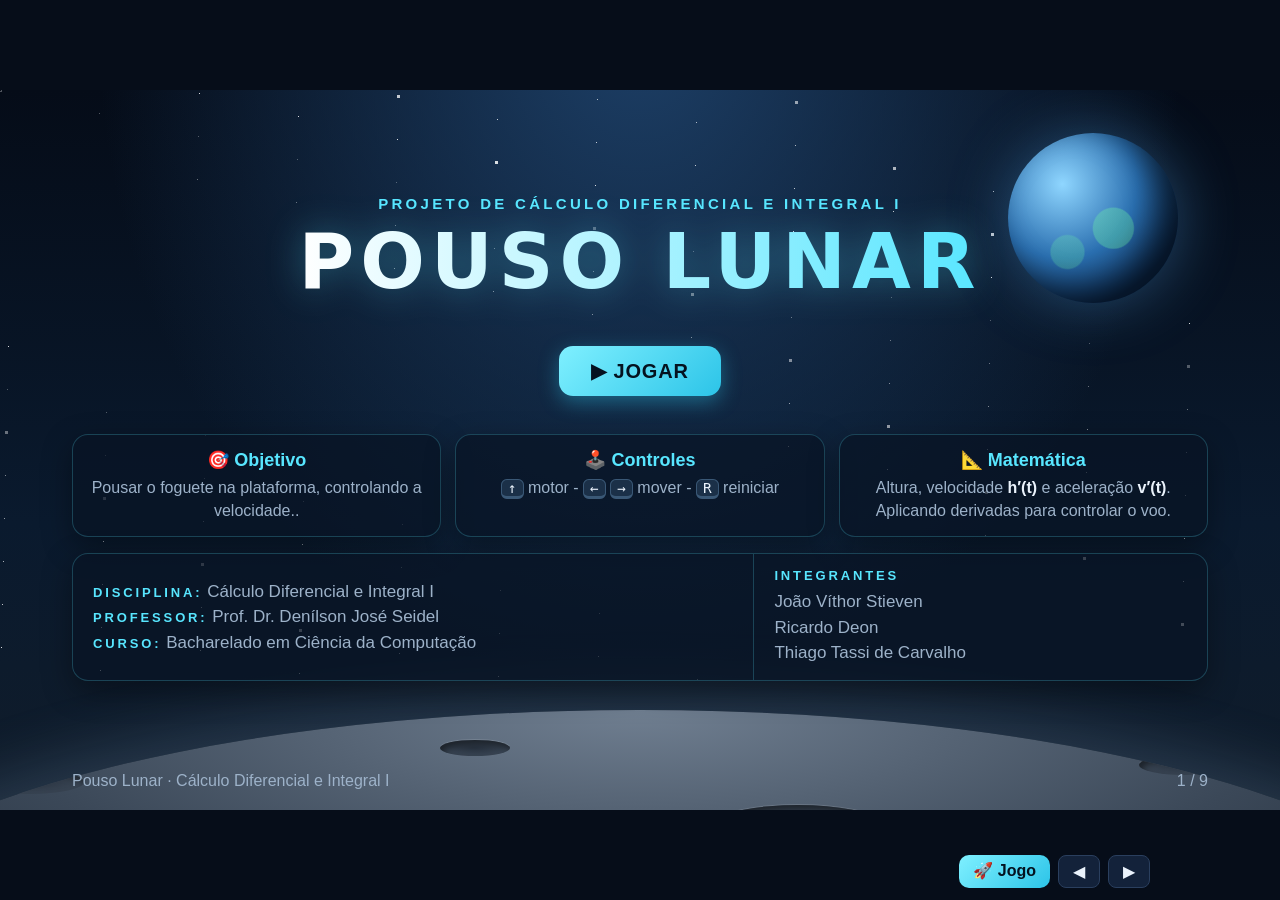
<file: index.html>
<!DOCTYPE html>
<html lang="pt-BR">
<head>
<meta charset="UTF-8">
<meta name="viewport" content="width=device-width, initial-scale=1">
<title>Pouso Lunar – Slides</title>
<style>
:root{--fundo:#0a1424;--painel:#13223a;--linha:#2a3f5e;--texto:#eaf2fb;--suave:#9db2c9;--ciano:#58e6ff;--laranja:#ffb454;--verde:#6cf2a5;--rosa:#ff647c}
*{box-sizing:border-box;margin:0}
html,body{height:100%;overflow:hidden;background:#060d19;color:var(--texto);font-family:"Segoe UI",Roboto,Helvetica,Arial,sans-serif}
#palco{position:absolute;left:50%;top:50%;width:1280px;height:720px;transform-origin:center;background:radial-gradient(ellipse at 85% 0%,#17315a 0%,var(--fundo) 60%);overflow:hidden}
.slide{display:none;position:absolute;inset:0;padding:56px 72px 64px}
.slide.ativo{display:flex;flex-direction:column}
h1{font-family:Georgia,"Times New Roman",serif;font-size:86px;font-weight:700;letter-spacing:-1px}
h2{font-family:Georgia,"Times New Roman",serif;font-size:42px;font-weight:700;margin-bottom:6px}
.sub{color:var(--suave);font-size:22px;margin-bottom:26px}
.cols{display:flex;gap:36px;flex:1;min-height:0}
.col{flex:1;min-width:0}
.cartao{background:var(--painel);border:1px solid var(--linha);border-radius:14px;padding:20px 24px}
.cartao h3{font-size:24px;margin-bottom:8px;color:var(--ciano)}
.cartao p,.cartao li{font-size:21px;line-height:1.45;color:var(--texto)}
.cartao ul{padding-left:22px}
.eq{font-family:Cambria,"Cambria Math",Georgia,serif;font-style:italic;font-size:34px;background:#0d1b30;border-left:5px solid var(--ciano);border-radius:8px;padding:12px 20px;margin:12px 0}
.eq.lar{border-color:var(--laranja)}.eq.ver{border-color:var(--verde)}
.eq small{font-size:20px;font-style:normal;color:var(--suave);margin-left:10px}
.frac{display:inline-flex;flex-direction:column;align-items:center;vertical-align:middle;line-height:1.15;margin:0 4px}
.frac>span:first-child{border-bottom:2px solid currentColor;padding:0 6px}
.nota{font-size:20px;color:var(--suave);line-height:1.45}
.c-ciano{color:var(--ciano)}.c-lar{color:var(--laranja)}.c-ver{color:var(--verde)}
.grade{display:grid;grid-template-columns:1fr 1fr 1fr;gap:18px}
.chip{background:var(--painel);border:1px solid var(--linha);border-radius:12px;padding:16px 20px}
.chip b{display:block;font-family:Cambria,Georgia,serif;font-style:italic;font-size:30px;margin-bottom:4px}
.chip span{font-size:19px;color:var(--suave)}
.fluxo{display:flex;align-items:center;gap:12px;margin:14px 0}
.fluxo .cx{font-family:Cambria,Georgia,serif;font-style:italic;font-size:30px;background:var(--painel);border:2px solid var(--ciano);border-radius:10px;padding:10px 22px}
.fluxo .sp{font-size:20px;color:var(--laranja);text-align:center;line-height:1.2}
pre{background:#07101e;border:1px solid var(--linha);border-radius:10px;padding:14px 20px;font:19px/1.5 Consolas,"Courier New",monospace;color:#d7e6f5;margin-bottom:14px;white-space:pre}
pre .c{color:#7d93ab}pre .m{color:var(--verde)}
pre i{font-style:normal;color:var(--suave);float:right;margin-left:24px}
table{border-collapse:collapse;width:100%;font-size:20px}
th,td{padding:8px 12px;text-align:center;border-bottom:1px solid var(--linha)}
th{color:var(--ciano);font-weight:600}
.rodape{position:absolute;left:72px;right:72px;bottom:20px;display:flex;justify-content:space-between;font-size:16px;color:var(--suave)}
svg text{fill:var(--suave);font-size:14px;font-family:Segoe UI,Arial,sans-serif}
#nav{position:fixed;right:130px;bottom:12px;display:flex;gap:8px;z-index:9}
#nav button{background:var(--painel);color:var(--texto);border:1px solid var(--linha);border-radius:8px;padding:6px 14px;font-size:16px;cursor:pointer}
#nav button:focus-visible,.jogar:focus-visible,#nav a:focus-visible{outline:2px solid var(--ciano)}
.jogar,#nav a{display:inline-block;text-decoration:none;font-weight:700;color:#04121f;background:linear-gradient(135deg,#7ff0ff,#2cc4e8);border-radius:10px}
.jogar{font-size:26px;padding:14px 34px;margin-top:22px;align-self:flex-start}
#nav a{padding:6px 14px;font-size:16px}
.cod{width:100%;border-collapse:collapse;margin-top:4px}
.cod td{padding:5px 12px;border-bottom:1px solid var(--linha);vertical-align:top;font-size:19px;line-height:1.35;text-align:left}
.cod td:first-child{width:47%;font:16px/1.35 Consolas,"Courier New",monospace;color:var(--verde);white-space:pre-wrap;background:#07101e}
.cod td:first-child b{color:var(--suave);font-weight:400;margin-right:10px}
.cod td span{color:var(--laranja)}
.dica{font-size:19px;color:var(--suave);margin-top:10px}

/* ---- Capa (modelo visual da tela inicial do jogo) ---- */
.slide.capa{justify-content:center;align-items:center;text-align:center;padding:34px 72px 58px;background:radial-gradient(ellipse at 50% -10%,#1d4068 0,transparent 60%),linear-gradient(#050c18,#0a1a2e 60%,#101c2a);overflow:hidden}
.capa>*{position:relative;z-index:1}
.capa>.cf{position:absolute;z-index:0}
.capa #capaEstrelas{left:0;top:0;width:1px;height:1px}
.capa .planeta{right:8%;top:6%;width:170px;aspect-ratio:1;border-radius:50%;background:radial-gradient(circle at 62% 56%,rgba(108,242,165,.35) 0 14%,transparent 15%),radial-gradient(circle at 35% 70%,rgba(108,242,165,.25) 0 10%,transparent 11%),radial-gradient(circle at 32% 30%,#8fd6ff,#2a6fb0 45%,#0c2b52 75%);box-shadow:0 0 60px rgba(88,180,255,.35),inset -18px -12px 30px rgba(0,0,0,.55)}
.capa .lua{left:-15%;right:-15%;bottom:-150px;height:250px;overflow:hidden;border-radius:50% 50% 0 0/100% 100% 0 0;background:radial-gradient(ellipse at 50% 0%,#707f91,#3b4858 55%,#1b2531);box-shadow:0 -20px 60px rgba(150,190,230,.18)}
.capa .lua i{position:absolute;border-radius:50%;background:radial-gradient(ellipse,#28323f 0,#3a4655 75%);box-shadow:inset 3px 4px 6px rgba(0,0,0,.5),0 -1px 0 rgba(255,255,255,.12)}
.capa .etq{color:var(--ciano);font-size:15px;letter-spacing:.22em;text-transform:uppercase;font-weight:700}
.capa h1{font-family:"Segoe UI",system-ui,Arial,sans-serif;font-size:76px;letter-spacing:.08em;text-transform:uppercase;line-height:1.1;margin:8px 0 6px;background:linear-gradient(90deg,#fff,var(--ciano));-webkit-background-clip:text;background-clip:text;color:transparent;filter:drop-shadow(0 0 18px rgba(88,230,255,.35))}
.capa .tag{color:var(--suave);font-size:21px;line-height:1.4;max-width:940px;margin-bottom:18px}
.capa .acoes{display:flex;gap:14px;justify-content:center;margin-bottom:20px}
.capa .cb{font:inherit;font-weight:700;font-size:20px;letter-spacing:.04em;cursor:pointer;text-decoration:none;color:var(--texto);padding:13px 32px;border-radius:14px;border:1px solid rgba(88,230,255,.22);background:linear-gradient(180deg,rgba(40,70,105,.75),rgba(16,34,56,.85));box-shadow:0 4px 14px rgba(0,0,0,.35),inset 0 1px 0 rgba(255,255,255,.08)}
.capa .cb.prim{color:#04121f;border:0;background:linear-gradient(135deg,#7ff0ff,#2cc4e8);box-shadow:0 6px 20px rgba(44,196,232,.4)}
.capa .cb:hover{border-color:var(--ciano);filter:brightness(1.1)}
.capa .cb:focus-visible{outline:2px solid var(--ciano);outline-offset:3px}
.capa .vidro{background:rgba(9,20,36,.72);border:1px solid rgba(88,230,255,.22);border-radius:16px;box-shadow:0 10px 30px rgba(0,0,0,.35)}
.capa .trio{display:grid;grid-template-columns:repeat(3,1fr);gap:14px;width:100%;text-align:left;margin-bottom:16px}
.capa .trio .vidro{padding:14px 18px}
.capa .trio h3{font-size:18px;color:var(--ciano);margin-bottom:5px}
.capa .trio p{font-size:16px;line-height:1.45;color:var(--suave)}
.capa .trio b{color:var(--texto)}
.capa kbd{background:#1b3048;border:1px solid #3a5876;border-bottom-width:3px;border-radius:6px;padding:0 6px;font-size:.9em;color:var(--texto)}
.capa .info{display:grid;grid-template-columns:1.5fr 1fr;width:100%;text-align:left}
.capa .info>div{padding:14px 20px}
.capa .info>div+div{border-left:1px solid rgba(88,230,255,.22)}
.capa .info .etq{font-size:13px;margin-bottom:6px}
.capa .info p{font-size:17px;line-height:1.5;color:var(--suave)}
.capa .info p b{color:var(--texto);font-weight:600}
.duo{display:flex;align-items:stretch;flex:1;min-height:0}
.fn{flex:1;min-width:0;display:flex;flex-direction:column;background:var(--painel);border:1px solid var(--linha);border-radius:14px;padding:16px 20px 14px}
.fn .tit{display:flex;justify-content:space-between;align-items:baseline;margin-bottom:10px}
.fn h3{font-size:23px}
.fn .tit span{font-size:15px;color:var(--suave)}
.fn .eq{font-size:31px;margin:0 0 12px;padding:8px 18px}
.fn pre{font-size:17px;margin:0 0 12px;padding:10px 14px}
.fn pre .n{display:inline-block;width:2.4em;color:var(--suave)}
.fn ul{list-style:none;padding:0;display:flex;flex-direction:column;gap:8px}
.fn li{font-size:19px;line-height:1.4;padding-left:16px;position:relative}
.fn li::before{content:"";position:absolute;left:0;top:.62em;width:6px;height:6px;border-radius:50%;background:var(--suave)}
.fn .uso{margin-top:auto;padding-top:10px;border-top:1px solid var(--linha);display:flex;flex-wrap:wrap;align-items:center;gap:6px 8px;font-size:16px;color:var(--suave)}
.fn .uso b{font-weight:400;margin-right:2px}
.fn .uso i{font-style:normal;color:var(--texto);background:#0d1b30;border:1px solid var(--linha);border-radius:99px;padding:2px 12px;font-size:15px}
.lig{width:86px;display:flex;flex-direction:column;align-items:center;justify-content:center;text-align:center;color:var(--laranja);font-size:19px;line-height:1.1}
.lig span{font-size:46px;line-height:1.1}
.kc{color:var(--ciano)}.ka{color:var(--laranja)}.kw{color:var(--verde)}
.fn.f1{border-top:4px solid var(--ciano)}.fn.f2{border-top:4px solid var(--laranja)}
.f1 h3{color:var(--ciano)}.f2 h3{color:var(--laranja)}

.esp{width:22px;flex:none}
.fn hr{border:0;border-top:1px solid var(--linha);margin:10px 0;width:100%}
.reg{display:grid;grid-template-columns:minmax(0,1.2fr) minmax(0,1fr);gap:18px;align-items:center;background:var(--painel);border:1px solid var(--linha);border-left:4px solid var(--cor,var(--ciano));border-radius:14px;padding:10px 16px}
.reg pre{margin:0;font-size:16px;padding:8px 12px}
.reg pre .n{display:inline-block;width:2.4em;color:var(--suave)}
.reg h3{font-size:21px;color:var(--cor,var(--ciano));margin-bottom:4px}
.reg p{font-size:18px;line-height:1.4}
.regs{display:flex;flex-direction:column;gap:10px}
.veredito{font-style:normal;font-family:Consolas,"Courier New",monospace;font-size:24px;margin:12px 0 0;padding:10px 20px}
.veredito small{display:block;margin:4px 0 0;font-family:"Segoe UI",Roboto,Arial,sans-serif;font-size:18px}

.volta{display:grid;grid-template-columns:auto 1fr;gap:28px;align-items:center;background:var(--painel);border:1px solid var(--linha);border-left:5px solid var(--laranja);border-radius:14px;padding:12px 22px;margin-bottom:12px}
.volta .lin{display:flex;align-items:center;gap:8px}
.volta .lin+.lin{margin-top:8px}
.volta .rot{width:100px;font-size:16px;color:var(--suave)}
.volta .jogo .rot{color:var(--laranja);font-weight:700}
.volta .cx2{font-family:Cambria,Georgia,serif;font-style:italic;font-size:24px;border:2px solid var(--linha);border-radius:8px;padding:1px 14px;color:var(--suave)}
.volta .jogo .cx2{border-color:var(--ciano);color:var(--texto)}
.volta .seta{display:flex;flex-direction:column;align-items:center;min-width:88px;font-size:14px;line-height:1.1;color:var(--suave)}
.volta .seta b{font-size:24px;font-weight:400;line-height:1}
.volta .jogo .seta{color:var(--laranja)}
.volta p{font-size:19px;line-height:1.45}
</style>
</head>
<body>
<div id="palco">

<!--Capa-->
<section class="slide capa ativo">
  <div class="cf" id="capaEstrelas"></div>
  <div class="cf planeta"></div>
  <div class="cf lua"><i style="left:10%;top:24%;width:110px;height:24px"></i><i style="left:38%;top:12%;width:70px;height:16px"></i><i style="left:55%;top:38%;width:150px;height:30px"></i><i style="left:80%;top:18%;width:90px;height:20px"></i><i style="left:24%;top:52%;width:60px;height:14px"></i></div>
  <div class="etq">Projeto de Cálculo Diferencial e Integral I</div>
  <h1>Pouso Lunar</h1>
  <br><br>
  <div class="acoes">
    <a class="cb prim" href="pouso_lunar.html">▶ JOGAR</a>
  </div>
  <br>
  <div class="trio">
    <div class="vidro" style="text-align: center;"><h3>🎯 Objetivo</h3><p>Pousar o foguete na plataforma, controlando a velocidade..</p></div>
    <div class="vidro" style="text-align: center;"><h3>🕹️ Controles</h3><p><kbd>↑</kbd> motor  -  <kbd>←</kbd> <kbd>→</kbd> mover  -  <kbd>R</kbd> reiniciar</p></div>
    <div class="vidro" style="text-align: center;"><h3>📐 Matemática</h3><p>Altura, velocidade <b>h′(t)</b> e aceleração <b>v′(t)</b>. Aplicando derivadas para controlar o voo.</p></div>
  </div>
  <div class="info vidro" style="align-items: center;">
    <div>
      <p><b class="etq" style="color: var(--ciano);">Disciplina:</b> Cálculo Diferencial e Integral I<br><b class="etq" style="color: var(--ciano);">Professor:</b> Prof. Dr. Denílson José Seidel<br><b class="etq" style="color: var(--ciano);">Curso:</b> Bacharelado em Ciência da Computação</p>
    </div>
    <div>
      <div class="etq">Integrantes</div>
      <p>João Víthor Stieven<br>Ricardo Deon<br>Thiago Tassi de Carvalho</p>
    </div>
  </div>
</section>

<!--Ideia-->
<section class="slide">
  <h2>Objetivo do jogo</h2>
  <p class="sub">Demonstrar como as derivadas estão presentes nos movimentos, permitindo compreender a relação entre posição, velocidade e aceleração durante o pouso de um foguete.</p>
  <div class="cols">
    <div class="col"><div class="cartao" style="height:100%">
      <h3 style="margin-top:6px">3 níveis</h3>
      <br>
      <b class="etq" style="color: var(--laranja); font-size: 18px;">Nível 1 — Missão de Treinamento</b>
      <p class="etq" style="font-size: 17px;">Gravidade de 1,5 m/s² e plataforma parada; foco em controlar a descida para um pouso suave.</p>
      <br>
      <b class="etq" style="color: var(--laranja); font-size: 18px;">Nível 2 — Órbita Instável</b>
      <p class="etq" style="font-size: 17px;">Gravidade de 2 m/s² e plataforma oscilando; exige igualar a velocidade horizontal para pousar.</p>
      <br>
      <b class="etq" style="color: var(--laranja); font-size: 18px;">Nível 3 — Pouso de Precisão</b>
      <p class="etq" style="font-size: 17px;">Gravidade de 3 m/s² e plataforma mais rápida; requer controle rigoroso de aceleração, velocidade e tempo de pouso.</p>
    </div></div>
    <div class="col"><div class="cartao" style="height:100%">
      <h3 style="margin-top:6px">3 regras para um pouso de sucesso</h3>
      <ul style="line-height:1.9"><li>Estar <b>em cima</b> da plataforma;</li><li>Chegar <b>devagar</b> (até 6,5 m/s);</li><li>Diferença entre <b>velocidade horizontal</b> do foguete e da plataforma de até <b>7m/s</b>;</li></ul>
      <br>
      <h3 style="margin-top:6px">Onde utilizamos as derivadas?</h3>
      <p class="etq" style="font-size: 17px;"><b class="etq" style="color: var(--laranja); font-size: 18px;">Velocidade:</b> é a derivada da posição e indica quanto a posição muda com o tempo.</p><br>
      <p class="etq" style="font-size: 17px;"><b class="etq" style="color: var(--laranja); font-size: 18px;">Aceleração:</b>  é a derivada da velocidade e indica quanto a velocidade muda com o tempo.</p><br>
      <p class="etq" style="font-size: 17px;"><b class="etq" style="color: var(--laranja); font-size: 18px;">Movimento da plataforma:</b>  utilizamos a derivada da função seno para calcular sua velocidade horizontal em cada instante.</p><br>
    </div></div>
  </div>
</section>

<!--Demonstração-->
<section class="slide">
  <h2>Demonstração ao vivo</h2>
  <p class="sub">O painel do jogo mostra os números mudando em tempo real.</p><br>
  <div class="grade">
    <div class="chip"><b class="c-ciano">h(t)</b><span>Altura: onde o foguete está</span></div>
    <div class="chip"><b class="c-ver">v = h′(t)</b><span>Velocidade: quantos metros a altura muda por segundo</span></div>
    <div class="chip"><b class="c-ver">a = v′(t)</b><span>Aceleração: quanto a velocidade muda por segundo</span></div>
    <div class="chip"><b class="c-lar">x′(t)</b><span>Velocidade lateral da plataforma</span></div>
    <div class="chip"><b class="c-lar">v<sub>x</sub> − x′(t)</b><span>Diferença entre o foguete e a plataforma. Perto de 0 é bom</span></div>
    <div class="chip"><b>Combustível</b><span>Quanta propulsão ainda temos.</span></div><br>
  </div>
  <a class="jogar" href="pouso_lunar.html" target="_blank" rel="noopener">🚀 Jogar</a><br>
  <p class="dica"><b class="c-lar">Seta laranja:</b> velocidade da plataforma. <br><b class="c-ver">Seta verde:</b> velocidade do foguete.</p>
</section>

<!--Derivada-->
<section class="slide">
  <h2>O que é uma derivada?</h2>
  <p class="sub">A derivada mede quanto uma grandeza muda em determinado instante. No movimento, ela permite descobrir a velocidade e a aceleração de um objeto.</p>
  <div class="cols">
    <div class="col">
      <div class="cartao">
        <p style="color: var(--laranja); font-weight: bold;">Exemplo: a velocidade de um carro.</p><p style="font-size: 19.5px;">Um carro percorre 100 km em 2 horas. Sua velocidade média é de 50 km/h. </p><p style="font-size: 19.5px;">Mas isso não significa que ele estava exatamente a 50 km/h durante todo o percurso. </p><p style="font-size: 19.5px;">Para descobrir sua velocidade em um instante específico, analisamos intervalos de tempo cada vez menores.</p></div>
      <div class="eq ver">v = h′(t) = lim<sub>(Δt→0)</sub> <span class="frac"><span>Δh</span><span>Δt</span></span></div>
      <p class="nota">Δh: variação da altura ou posição.</p>
      <p class="nota">Δt: intervalo de tempo.</p>
    </div>
    <div class="col">
      <div class="cartao"><h3>A cadeia do movimento</h3>
        <div class="fluxo" style="flex-wrap:wrap"><div class="cx">h(t)</div><div class="sp">derivar<br>→</div><div class="cx">v(t)</div><div class="sp">derivar<br>→</div><div class="cx">a(t)</div></div>
        <p class="nota" style="color:var(--texto)">Como isso funciona no nosso jogo?</p><br>
        <p class="nota" style="color:var(--texto)">No código, utilizamos o caminho inverso: partimos da aceleração para atualizar a velocidade e, depois, a posição do foguete.</p>
        <p class="nota" style="color:var(--texto)">Dessa forma, simulamos o movimento do foguete gradualmente.</p>
      </div>
    </div>
  </div>
</section>

<!--Plataforma-->

<section class="slide">
  <h2>A plataforma</h2>
  <p class="sub">
    Utilizamos uma função seno para representar o movimento da plataforma.
    Derivando essa função, descobrimos sua velocidade horizontal.
  </p>

  <div class="cols" style="gap:18px">

    <div class="col">
      <div class="cartao" style="padding:16px">

        <h3>1. Posição da plataforma</h3>

        <div class="eq" style="font-size:27px;margin:12px 0">
          x(t) = C + A · sen(ωt)
        </div>

        <p style="font-size:17px;line-height:1.6">
          <b class="c-ciano">C:</b> centro (450).<br>
          <b class="c-ciano">A:</b> amplitude do movimento.<br>
          <b class="c-ciano">ω:</b> frequência angular.<br>
          <b class="c-ciano">t:</b> tempo.
        </p>

        <div style="border-top:1px solid var(--linha);margin:14px 0"></div>

        <h3>2. Aplicando a derivada</h3>

        <div class="eq lar" style="font-size:27px;margin:12px 0">
          x′(t) = A · ω · cos(ωt)
        </div>

        <p style="font-size:17px;margin-top:10px">
          <b class="c-ver">Resultado:</b> velocidade horizontal da plataforma.
        </p>

      </div>
    </div>

    <div class="col">
      <div class="cartao" style="padding:16px">

        <h3>3. Comportamento do movimento</h3>

        <div style="background:#0d1b30;border-left:4px solid var(--laranja);padding:12px;margin-top:12px;border-radius:7px">
          <b class="c-lar">No centro</b>
          <p style="font-size:17px;margin-top:5px">
            Velocidade máxima.
          </p>
        </div>

        <div style="background:#0d1b30;border-left:4px solid var(--laranja);padding:12px;margin-top:10px;border-radius:7px">
          <b class="c-lar">Nos extremos</b>
          <p style="font-size:17px;margin-top:5px">
            Velocidade zero antes de mudar de direção.
          </p>
        </div>

        <div style="border-top:1px solid var(--linha);margin:14px 0"></div>

        <h3>4. Exemplo: nível 2</h3>

        <p style="font-size:17px;line-height:1.5;margin-top:10px">
          A = 65; ω = 0,25;
        </p>

        <div class="eq ver" style="font-size:17px;margin:12px 0">
          65 · 0,25 = 16,25 m/s
        </div>

        <p style="font-size:17px;line-height:1.5">
          Essa é a velocidade máxima da plataforma. (cos = 1)
        </p>

      </div>
    </div>

  </div>
</section>


<!--1Codigo-->
<section class="slide">
  <h2>Código 1: a plataforma</h2>
  <p class="sub" style="margin-bottom:18px">Onde a plataforma está e com que velocidade ela se move.</p>
  <div class="duo">
    <div class="fn f1"><br>
      <div class="tit"><h3>Onde ela está?</h3></div><br>
      <div class="eq">x(t) = <span class="kc">C</span> + <span class="ka">A</span> · sen(<span class="kw">ω</span>t)</div>
<pre><span class="n">51</span>function posicaoPlataforma(t) {
<span class="n">52</span>  return <span class="kc">CENTRO_PLATAFORMA</span>
<span class="n"></span>    + <span class="ka">nivel.amplitude</span>
<span class="n"></span>    * Math.sin(<span class="kw">nivel.omega</span> * t);</pre><br>
      <ul>
        <li>Começa no centro (<b class="kc">C = 450</b>) e soma (<b class="kc">A · sen(ωt)</b>).</li>
        <li>O seno vai de −1 a +1, então a plataforma oscila entre <b>450 − A</b> e <b>450 + A</b>.</li>
    </div>
    <div class="lig">derivar<span>→</span></div>
    <div class="fn f2"><br>
      <div class="tit"><h3>Com que velocidade?</h3></div><br>
      <div class="eq lar">x′(t) = <span class="ka">A</span> · <span class="kw">ω</span> · cos(<span class="kw">ω</span>t)</div>
<pre><span class="n">56</span>function velocidadePlataforma(t) {
<span class="n">57</span>  return <span class="ka">nivel.amplitude</span>
<span class="n"></span>    * <span class="kw">nivel.omega</span>
<span class="n"></span>    * Math.cos(<span class="kw">nivel.omega</span> * t);</pre>
      <ul>
        <li>É a derivada <b>x′(t)</b>: pela regra da cadeia, o <b class="kw">ω</b> sai do seno e multiplica o resultado.</li>
        <li><b>A · ω</b> é a velocidade máxima. <b>cos(ωt)</b> vale 1 no centro (mais rápida) e 0 nos extremos (para e volta).</li>
    </div>
  </div>
</section>

<!--2Codigo-->
<section class="slide">
  <h2>Código 2: aceleração do foguete</h2>
  <p class="sub" style="margin-bottom:18px">Trechos de atualizar() e laco(), que rodam a cada quadro do jogo.</p>
  <div class="duo">
    <div class="fn f1"><br>
      <div class="tit"><h3>Aceleração vertical</h3></div><br>
      <div class="eq">a = <span class="ka">(F</span> / <span class="kw">m)</span> − <span class="kc">g</span></div>
<pre><span class="n">155</span>const <span class="kw">massa</span> = 1 + combustivel / 100;
<span class="n">156</span>aceleracao = <span class="ka">empuxo</span> / <span class="kw">massa</span>
<span class="n"></span>  - <span class="kc">nivel.gravidade</span>;</pre>
      <ul>
        <li>O motor empurra para cima (<b class="ka">F = 8</b>) e a gravidade puxa para baixo (<b class="kc">g</b>).</li>
        <li>A massa vai de <b>2</b> (tanque cheio) a <b>1</b> (vazio), então a aceleração <b>não é constante</b>.</li>
    </div>
    <div class="esp"></div>
    <div class="fn f2"><br>
      <div class="tit"><h3>Aceleração lateral</h3></div><br>
<pre><span class="n">160</span>if (teclas.esquerda)
<span class="n"></span>  aceleracaoX = -ACELERACAO_LATERAL;</pre>
<pre><span class="n">161</span>if (teclas.direita)
<span class="n"></span>  aceleracaoX = ACELERACAO_LATERAL;</pre>
      <ul><li>← aplica <b>−12 m/s²</b>;</li></ul>
      <ul><li>→ aplica <b>+12 m/s²</b>;</li></ul>
      <ul><li>sem tecla, <b>0</b>;</li></ul>
      </div>
  </div>
</section>

<!--3codigo-->
<section class="slide">
  <h2 style="margin-bottom:14px">Código 3: da aceleração à posição</h2>
  <div class="volta">
    <div>
      <div class="lin"><span class="rot">Na teoria</span><span class="cx2">h(t)</span><span class="seta">derivar<b>→</b></span><span class="cx2">v(t)</span><span class="seta">derivar<b>→</b></span><span class="cx2">a(t)</span></div>
      <div class="lin jogo"><span class="rot">No jogo</span><span class="cx2">a(t)</span><span class="seta">+ a · dt<b>→</b></span><span class="cx2">v(t)</span><span class="seta">+ v · dt<b>→</b></span><span class="cx2">h(t)</span></div>
    </div>
    <p><b>De trás para frente:</b> já sabemos a aceleração (motor e gravidade) e queremos a velocidade e a posição. Então somamos pequenos passos <b>dt</b>, o tempo entre dois quadros (cerca de 0,016 s).</p>
  </div>
  <div class="duo">
    <div class="fn f1">
      <div class="tit"><h3>Aceleração → velocidade</h3></div>
      <div class="eq" style="font-size:28px">v(t + dt) ≈ v(t) + <span class="ka">a</span> · dt</div>
<pre><span class="n">164</span>velocidade += aceleracao * dt;
<span class="n">166</span>velocidadeX += aceleracaoX * dt;</pre>
      <ul><li>Como <b>a = v′</b>, a velocidade ganha <b>a&nbsp;·&nbsp;dt</b> por quadro.</li></ul>
    </div>
    <div class="lig">depois<span>→</span></div>
    <div class="fn f2">
      <div class="tit"><h3>Velocidade → posição</h3></div>
      <div class="eq lar" style="font-size:28px">h(t + dt) ≈ h(t) + <span class="kw">v</span> · dt</div>
<pre><span class="n">165</span>altura += velocidade * dt;
<span class="n">167</span>posicaoX += velocidadeX * dt;</pre>
      <ul><li>Como <b>v = h′</b>, a altura ganha <b>v&nbsp;·&nbsp;dt</b> por quadro.</li></ul>
    </div>
  </div>
  <div class="reg" style="--cor:var(--verde);margin-top:14px">
<pre><span class="n">170</span>if (altura &lt;= 0) {
<span class="n">171</span>  altura = 0;
<span class="n">172</span>  terminou = true;
<span class="n">173</span>  verificarPouso();</pre>
    <div><h3>Tocou o chão?</h3><p>Trava a altura em 0, para o jogo e confere se o pouso foi seguro (próximo slide).</p></div>
  </div>
</section>

<!--4Codigo-->
<section class="slide">
  <h2>Código 4: o pouso vale?</h2>
  <p class="sub" style="margin-bottom:14px">verificarPouso(): três condições, e todas precisam ser verdadeiras.</p>
  <div class="regs">
    <div class="reg" style="--cor:var(--ciano)">
<pre><span class="n">180</span>const <span class="kc">naPlataforma</span> = Math.abs(
<span class="n"></span>  posicaoX - posicaoPlataforma(tempo))
<span class="n"></span>  &lt; LARGURA_PLATAFORMA / 2;</pre>
      <div><h3>Está em cima da plataforma?</h3><p>A distância até o centro da plataforma precisa ser menor que <b>70</b> (metade da largura, 140).</p></div>
    </div>
    <div class="reg" style="--cor:var(--laranja)">
<pre><span class="n">181</span>const <span class="ka">descidaSuave</span> =
<span class="n"></span>  Math.abs(velocidade)
<span class="n"></span>  &lt;= VELOCIDADE_MAXIMA_PARA_POUSAR;</pre>
      <div><h3>Desce devagar?</h3><p>A velocidade vertical, em módulo, não passa de <b>6,5 m/s</b>.</p></div>
    </div>
    <div class="reg" style="--cor:var(--verde)">
<pre><span class="n">179</span>const velocidadeRelativa =
<span class="n"></span>  velocidadeX - velocidadePlataforma(tempo);
<span class="n">182</span>const <span class="kw">velocidadesIguais</span> =
<span class="n"></span>  Math.abs(velocidadeRelativa)
<span class="n"></span>  &lt;= DIFERENCA_MAXIMA_ENTRE_VELOCIDADES_X;</pre>
      <div><h3>Mesma velocidade lateral?</h3><p>Foguete menos <b>x′(t)</b>: perto de 0, os dois andam juntos. Ex.: +14 − 16,25 = −2,25, dentro do limite de <b>7</b>.</p></div>
    </div>
  </div>
  <div class="eq ver veredito"><span class="kc">naPlataforma</span> &amp;&amp; <span class="ka">descidaSuave</span> &amp;&amp; <span class="kw">velocidadesIguais</span><small>As três condições juntas geram um pouso perfeito. Se uma falhar, o foguete explode.</small></div>
</section>

<div class="rodape"><span>Pouso Lunar · Cálculo Diferencial e Integral I</span><span id="num"></span></div>
</div>

<div id="nav"><a href="pouso_lunar.html" target="_blank" rel="noopener">🚀 Jogo</a><button id="ant" aria-label="Slide anterior">◀</button><button id="prox" aria-label="Próximo slide">▶</button></div>

<script>
const slides = document.querySelectorAll('.slide');
const palco = document.getElementById('palco');
let atual = 0;

function mostrar(i) {
  atual = Math.max(0, Math.min(slides.length - 1, i));
  slides.forEach((s, k) => s.classList.toggle('ativo', k === atual));
  document.getElementById('num').textContent = (atual + 1) + ' / ' + slides.length;
  location.hash = atual + 1;
}
function ajustar() {
  const escala = Math.min(innerWidth / 1280, innerHeight / 720);
  palco.style.transform = 'translate(-50%,-50%) scale(' + escala + ')';
}
document.getElementById('ant').onclick = () => mostrar(atual - 1);
document.getElementById('prox').onclick = () => mostrar(atual + 1);
addEventListener('keydown', e => {
  if (['ArrowRight', 'PageDown', ' '].includes(e.key)) { e.preventDefault(); mostrar(atual + 1); }
  if (['ArrowLeft', 'PageUp'].includes(e.key)) mostrar(atual - 1);
  if (e.key === 'Home') mostrar(0);
  if (e.key === 'End') mostrar(slides.length - 1);
});
addEventListener('resize', ajustar);


document.getElementById('capaEstrelas').style.boxShadow = Array.from({ length: 110 }, (_, i) =>
  ((i * 197) % 1280) + 'px ' + ((i * 89) % 600) + 'px 0 ' + (i % 6 === 0 ? 1 : 0) + 'px rgba(255,255,255,' + (0.3 + (i % 7) * 0.09).toFixed(2) + ')').join(',');

ajustar();
mostrar((parseInt(location.hash.slice(1)) || 1) - 1);
</script>
</body>
</html>
</file>
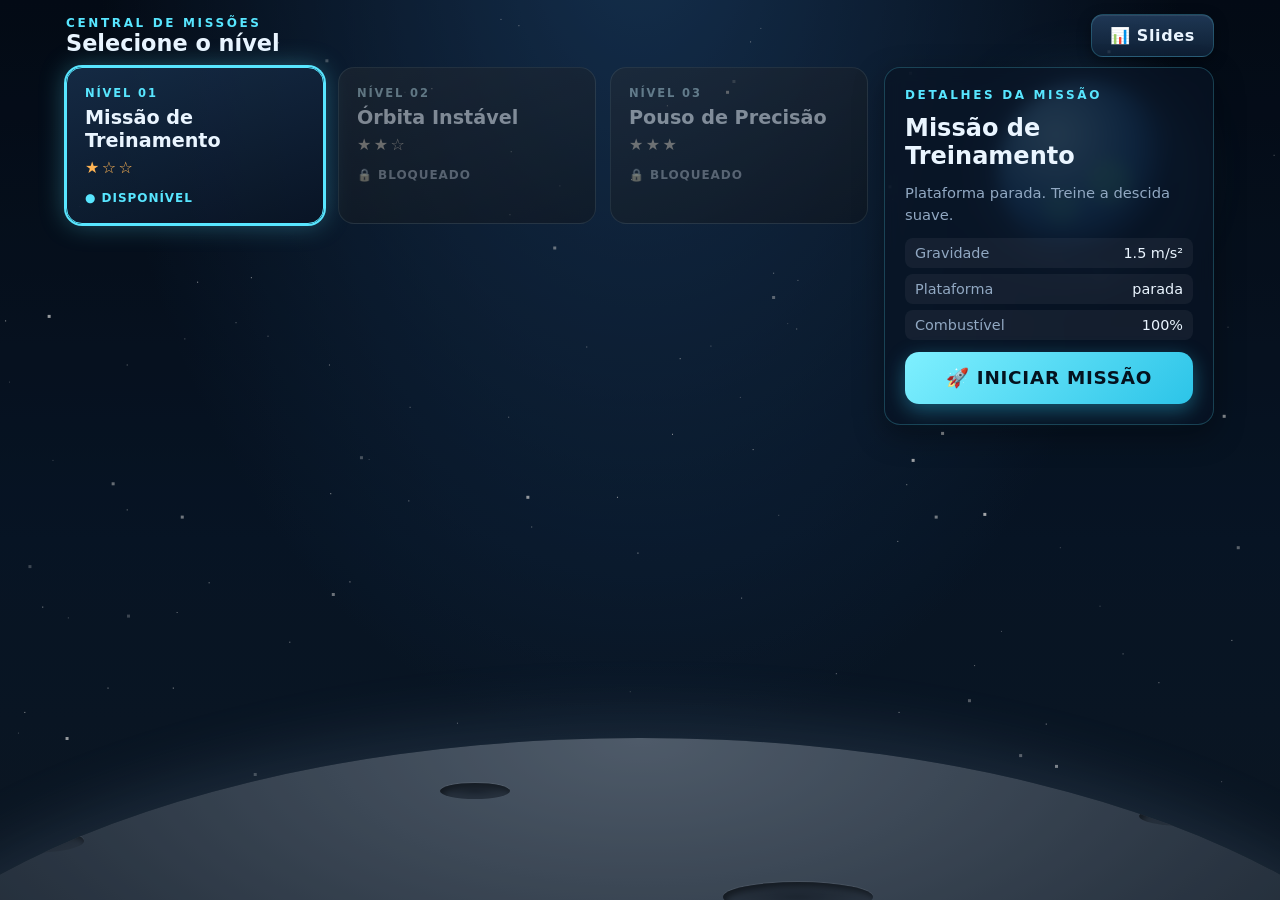
<file: pouso_lunar.html>
<!DOCTYPE html>
<html lang="pt-BR">
<head>
<meta charset="UTF-8">
<meta name="viewport" content="width=device-width, initial-scale=1">
<title>Pouso Lunar - Jogo</title>
<link rel="stylesheet" href="style.css">
</head>
<body>

<div id="fundo">
  <div id="estrelas"></div>
  <div class="planeta"></div>
  <div class="lua">
    <span class="cratera"></span>
    <span class="cratera"></span>
    <span class="cratera"></span>
    <span class="cratera"></span>
    <span class="cratera"></span>
  </div>
</div>

<main class="container">

  <!-- SELEÇÃO DE NÍVEIS -->
  <section id="telaNiveis" class="tela ativa">
    <div class="cabecalho">
      <div><div class="etiqueta">Central de missões</div><h2>Selecione o nível</h2></div>
      <a href="index.html#1" class="botao">📊 Slides</a>
    </div>
    <div class="layout-niveis">
      <div id="listaNiveis"></div>
      <aside id="detalhes" class="vidro">
        <div class="etiqueta">Detalhes da missão</div>
        <h2 id="detalheNome"></h2>
        <p id="detalheDescricao"></p>
        <ul class="atributos" id="detalheAtributos"></ul>
        <button id="botaoIniciar" class="botao primario grande">🚀 INICIAR MISSÃO</button>
      </aside>
    </div>
  </section>

  <!-- TELA DO JOGO -->
  <section id="telaJogo" class="tela">
    <div class="cabecalho">
      <div><div class="etiqueta">Missão em andamento</div><h2 id="tituloNivel"></h2></div>
      <div>
        <button id="botaoNiveisJogo" class="botao">← Níveis</button>
        <button id="botaoReiniciar" class="botao">↻ Reiniciar (R)</button>
        <a href="index.html#1" class="botao">📊 Slides</a>
      </div>
    </div>
    <div class="hud">
      <div class="metrica"><small>Altura h(t)</small><strong id="txtAltura"></strong></div>
      <div class="metrica" id="metricaVelocidade"><small>Velocidade v = h'(t)</small><strong id="txtVelocidade"></strong></div>
      <div class="metrica"><small>Aceleração a = v'(t)</small><strong id="txtAceleracao"></strong></div>
      <div class="metrica"><small>Combustível</small><strong id="txtCombustivel"></strong><div class="barra"><div id="barraCombustivel"></div></div></div>
      <div class="metrica plataforma"><small>Vel. plataforma (fórmula)</small><strong id="txtVelPlataforma"></strong></div>
      <div class="metrica plataforma" id="metricaRelativa"><small>Vel. relativa (foguete − plataforma)</small><strong id="txtVelRelativa"></strong></div>
    </div>
    <canvas id="tela" width="800" height="450"></canvas>
    <div id="mensagem"></div>
    <div class="dicas">
      <span><kbd>↑</kbd> motor</span>
      <span><kbd>←</kbd> <kbd>→</kbd> mover</span>
      <span><kbd>R</kbd> reiniciar</span>
    </div>
  </section>
</main>

<!-- RESULTADO -->
<div id="resultado">
  <div class="modal vidro">
    <h2 id="resultadoTitulo"></h2>
    <p id="resultadoTexto"></p>
    <div class="acoes">
      <button id="botaoProximo" class="botao primario">Próximo nível ▶</button>
      <button id="botaoTentarDeNovo" class="botao">↻ Tentar de novo</button>
      <button id="botaoNiveisResultado" class="botao">Níveis</button>
    </div>
  </div>
</div>

<script src="script.js" defer></script>
</body>
</html>
</file>
<file: style.css>
:root {
  --ciano: #58e6ff; --laranja: #ffb454; --verde: #6cf2a5; --vermelho: #ff647c;
  --texto: #eaf5ff; --suave: #91a8c2;
  --vidro: rgba(9, 20, 36, 0.72); --borda: rgba(88, 230, 255, 0.22);
}
* { box-sizing: border-box; }
body {
  margin: 0; min-height: 100vh; color: var(--texto); overflow-x: hidden;
  font-family: "Segoe UI", system-ui, Arial, sans-serif; background: #050c18;
}
#fundo {
  position: fixed; inset: 0; z-index: -1; overflow: hidden;
  background:
    radial-gradient(ellipse at 50% -10%, #1d4068 0, transparent 60%),
    linear-gradient(#050c18, #0a1a2e 60%, #101c2a);
}
#fundo::after { content: ""; position: absolute; inset: 0; background: rgba(3, 8, 16, 0.3); }
#estrelas { position: absolute; top: 0; left: 0; width: 1px; height: 1px; animation: cintilar 4s ease-in-out infinite alternate; }
@keyframes cintilar { from { opacity: 0.55; } to { opacity: 1; } }
.planeta {
  position: absolute; right: 8%; top: 9%; width: clamp(80px, 14vw, 190px); aspect-ratio: 1; border-radius: 50%;
  background:
    radial-gradient(circle at 62% 56%, rgba(108, 242, 165, 0.35) 0 14%, transparent 15%),
    radial-gradient(circle at 35% 70%, rgba(108, 242, 165, 0.25) 0 10%, transparent 11%),
    radial-gradient(circle at 32% 30%, #8fd6ff, #2a6fb0 45%, #0c2b52 75%);
  box-shadow: 0 0 60px rgba(88, 180, 255, 0.35), inset -18px -12px 30px rgba(0, 0, 0, 0.55);
}
.lua {
  position: absolute; left: -15%; right: -15%; bottom: -24vh; height: 42vh; overflow: hidden;
  border-radius: 50% 50% 0 0 / 100% 100% 0 0;
  background: radial-gradient(ellipse at 50% 0%, #707f91, #3b4858 55%, #1b2531);
  box-shadow: 0 -20px 60px rgba(150, 190, 230, 0.18);
}
.cratera {
  position: absolute; border-radius: 50%;
  background: radial-gradient(ellipse, #28323f 0, #3a4655 75%);
  box-shadow: inset 3px 4px 6px rgba(0, 0, 0, 0.5), 0 -1px 0 rgba(255, 255, 255, 0.12);
}
.cratera:nth-child(1) { left: 10%; top: 24%; width: 110px; height: 24px; }
.cratera:nth-child(2) { left: 38%; top: 12%; width: 70px; height: 16px; }
.cratera:nth-child(3) { left: 55%; top: 38%; width: 150px; height: 30px; }
.cratera:nth-child(4) { left: 80%; top: 18%; width: 90px; height: 20px; }
.cratera:nth-child(5) { left: 24%; top: 52%; width: 60px; height: 14px; }

.container { max-width: 1180px; margin: 0 auto; padding: 14px 16px 16px; }
.tela { display: none; }
.tela.ativa { display: block; animation: entrar 0.4s ease; }
@keyframes entrar { from { opacity: 0; transform: translateY(12px); } to { opacity: 1; transform: none; } }
.vidro { background: var(--vidro);border: 1px solid var(--borda); border-radius: 16px; backdrop-filter: blur(8px); box-shadow: 0 10px 30px rgba(0, 0, 0, 0.35); }
.etiqueta { color: var(--ciano); font-size: 0.75rem; letter-spacing: 0.22em; text-transform: uppercase; font-weight: 700; }
h1, h2, h3 { margin: 0; }

.botao {
  font: inherit; font-weight: 700; letter-spacing: 0.04em; cursor: pointer; color: var(--texto);
  padding: 11px 18px; border-radius: 12px; border: 1px solid var(--borda);
  background: linear-gradient(180deg, rgba(40, 70, 105, 0.75), rgba(16, 34, 56, 0.85));
  box-shadow: 0 4px 14px rgba(0, 0, 0, 0.35), inset 0 1px 0 rgba(255, 255, 255, 0.08);
  transition: transform 0.15s, box-shadow 0.2s, border-color 0.2s, filter 0.2s;
}
.botao:hover:not(:disabled) { transform: translateY(-2px); border-color: var(--ciano); box-shadow: 0 8px 22px rgba(0, 0, 0, 0.4), 0 0 18px rgba(88, 230, 255, 0.3); }
.botao:active:not(:disabled) { transform: translateY(0) scale(0.97); filter: brightness(0.9); }
.botao:disabled { opacity: 0.45; cursor: not-allowed; }
.botao:focus-visible { outline: 2px solid var(--ciano); outline-offset: 3px; }
.botao.primario { color: #04121f; border: 0; background: linear-gradient(135deg, #7ff0ff, #2cc4e8); box-shadow: 0 6px 20px rgba(44, 196, 232, 0.4); }
.botao.primario:hover:not(:disabled) { box-shadow: 0 10px 28px rgba(44, 196, 232, 0.6); }
.botao.grande { font-size: 1.15rem; padding: 15px 34px; border-radius: 14px; }

#telaInicial { text-align: center; }
#telaInicial.ativa { min-height: calc(100vh - 30px); display: flex; flex-direction: column; justify-content: center; }
.centro-inicial { padding-bottom: 14px; display: flex; flex-direction: column; align-items: center; justify-content: center; gap: 14px; }
.titulo {
  font-size: clamp(2.4rem, 6vw, 4rem); letter-spacing: 0.08em; text-transform: uppercase;
  background: linear-gradient(90deg, #fff, var(--ciano)); -webkit-background-clip: text; background-clip: text; color: transparent;
  filter: drop-shadow(0 0 18px rgba(88, 230, 255, 0.35));
}
.subtitulo { color: var(--suave); max-width: 560px; line-height: 1.55; margin: 0 0 10px; }
.como-jogar { display: grid; grid-template-columns: repeat(3, 1fr); gap: 12px; margin-top: 10px; text-align: left; }
.como-jogar .vidro { padding: 14px 16px; }
.como-jogar h3 { font-size: 0.95rem; margin-bottom: 6px; color: var(--ciano); }
.como-jogar p { margin: 0; color: var(--suave); font-size: 0.88rem; line-height: 1.5; }
.integrantes { margin-top: 18px; padding: 12px 16px; text-align: center; }
.integrantes .etiqueta { font-size: 0.68rem; margin-bottom: 8px; }
.integrantes ul { list-style: none; margin: 0; padding: 0; display: flex; flex-wrap: wrap; justify-content: center; gap: 6px 22px; color: var(--suave); font-size: 0.88rem; }
kbd { background: #1b3048; border: 1px solid #3a5876; border-bottom-width: 3px; border-radius: 6px; padding: 1px 7px; font-size: 0.85em; color: var(--texto); }

/* ---------- Seleção de níveis ---------- */
.cabecalho { display: flex; justify-content: space-between; align-items: center; gap: 12px; flex-wrap: wrap; margin-bottom: 10px; }
.cabecalho h2 { font-size: 1.4rem; }
.layout-niveis { display: grid; grid-template-columns: 1fr 330px; gap: 16px; align-items: start; }
#listaNiveis { display: grid; grid-template-columns: repeat(auto-fit, minmax(190px, 1fr)); gap: 14px; }
.cartao-nivel {
  font: inherit; color: var(--texto); text-align: left; cursor: pointer; padding: 18px; border-radius: 16px;
  display: flex; flex-direction: column; gap: 6px; border: 1px solid var(--borda);
  background: linear-gradient(160deg, rgba(24, 48, 76, 0.85), rgba(9, 20, 36, 0.85));
  transition: transform 0.2s, box-shadow 0.2s, border-color 0.2s;
}
.cartao-nivel .num { color: var(--ciano); font-size: 0.72rem; font-weight: 700; letter-spacing: 0.16em; }
.cartao-nivel h3 { font-size: 1.2rem; }
.cartao-nivel .dificuldade { color: var(--laranja); letter-spacing: 0.15em; }
.cartao-nivel .status { margin-top: 8px; font-size: 0.75rem; font-weight: 700; letter-spacing: 0.08em; color: var(--ciano); }
.cartao-nivel:hover:not(:disabled) { transform: translateY(-5px); border-color: var(--ciano); box-shadow: 0 14px 30px rgba(0, 0, 0, 0.45); }
.cartao-nivel:active:not(:disabled) { transform: scale(0.98); }
.cartao-nivel.selecionado { border-color: var(--ciano); box-shadow: 0 0 0 2px var(--ciano), 0 0 26px rgba(88, 230, 255, 0.35); }
.cartao-nivel.concluido { border-color: rgba(108, 242, 165, 0.6); }
.cartao-nivel.concluido .status { color: var(--verde); }
.cartao-nivel.bloqueado { opacity: 0.5; filter: grayscale(0.8); cursor: not-allowed; }
.cartao-nivel.bloqueado .status { color: var(--suave); }
#detalhes { padding: 20px; display: flex; flex-direction: column; gap: 12px; }
#detalhes p { margin: 0; color: var(--suave); line-height: 1.5; font-size: 0.92rem; }
.atributos { list-style: none; margin: 0; padding: 0; display: grid; gap: 6px; font-size: 0.9rem; }
.atributos li { display: flex; justify-content: space-between; gap: 10px; padding: 7px 10px; background: rgba(255, 255, 255, 0.05); border-radius: 8px; }
.atributos span { color: var(--suave); }

/* ---------- Tela do jogo ---------- */
.dicas { display: flex; gap: 16px; flex-wrap: wrap; margin: 8px 0 0; color: var(--suave); font-size: 0.85rem; }
.hud { display: grid; grid-template-columns: repeat(auto-fit, minmax(150px, 1fr)); gap: 8px; margin-bottom: 10px; }
.metrica { padding: 7px 10px; border-radius: 12px; background: var(--vidro); border: 1px solid var(--borda); border-left: 4px solid var(--ciano); backdrop-filter: blur(6px); }
.metrica.plataforma { border-left-color: var(--laranja); }
.metrica small { display: block; color: var(--suave); font-size: 0.62rem; text-transform: uppercase; letter-spacing: 0.07em; }
.metrica strong { font-family: Consolas, "Courier New", monospace; font-size: 1rem; }
.metrica.ok strong { color: var(--verde); }
.metrica.alerta strong { color: var(--vermelho); }
.barra { height: 8px; background: #20354b; border-radius: 99px; overflow: hidden; margin-top: 6px; }
.barra div { height: 100%; width: 100%; background: linear-gradient(90deg, var(--verde), var(--laranja)); transition: width 0.1s; }
canvas {
  /* mantém a proporção 16:9 (800x450) e cabe na altura da janela */
  width: min(100%, max(480px, calc((100vh - 270px) * 16 / 9))); height: auto; display: block; margin: 0 auto; border-radius: 16px; border: 1px solid var(--borda); box-shadow: 0 12px 36px rgba(0, 0, 0, 0.5);
  background: linear-gradient(#020812, #0a1d33 70%, #14304d);
}
#mensagem { margin-top: 10px; padding: 9px 16px; border-radius: 12px; background: var(--vidro); border: 1px solid var(--borda); min-height: 40px; }

/* ---------- Resultado ---------- */
#resultado { position: fixed; inset: 0; z-index: 10; display: none; align-items: center; justify-content: center; padding: 20px; background: rgba(2, 8, 17, 0.78); }
#resultado.mostrar { display: flex; }
.modal { max-width: 460px; width: 100%; padding: 30px; text-align: center; animation: entrar 0.3s ease; }
.modal h2 { font-size: 2rem; margin-bottom: 8px; }
.modal p { color: var(--suave); line-height: 1.5; }
.modal .acoes { display: flex; gap: 10px; justify-content: center; flex-wrap: wrap; margin-top: 20px; }

/* ---------- Responsividade ---------- */
@media (min-width: 1100px) {
  .hud { grid-template-columns: repeat(6, 1fr); }   /* telemetria em uma linha (1366 x 768) */
}
@media (max-width: 860px) {
  .layout-niveis { grid-template-columns: 1fr; }
  .como-jogar { grid-template-columns: 1fr; }
}
@media (max-width: 560px) {
  .hud { grid-template-columns: repeat(2, 1fr); }
  .botao.grande { width: 100%; }
}

/* Links entre o jogo e os slides */
a.botao { display: inline-block; text-decoration: none; }
</file>
